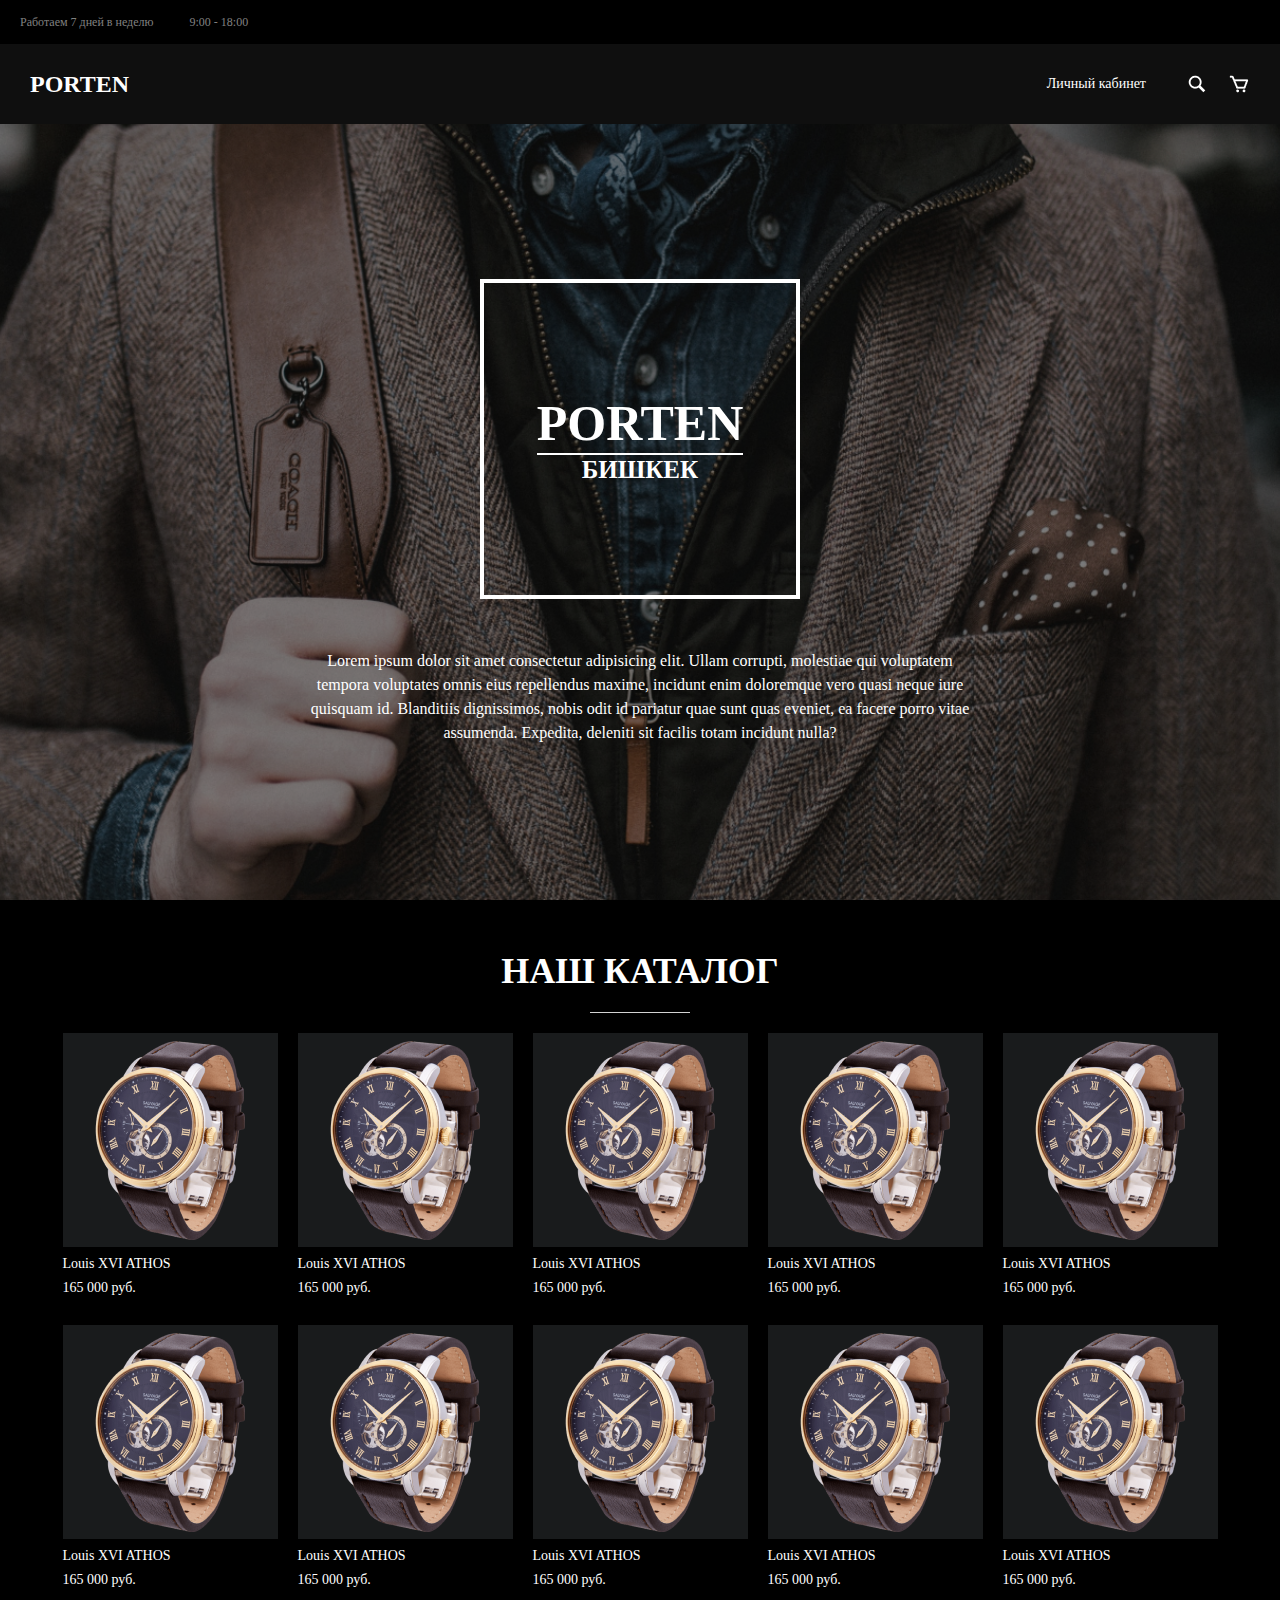
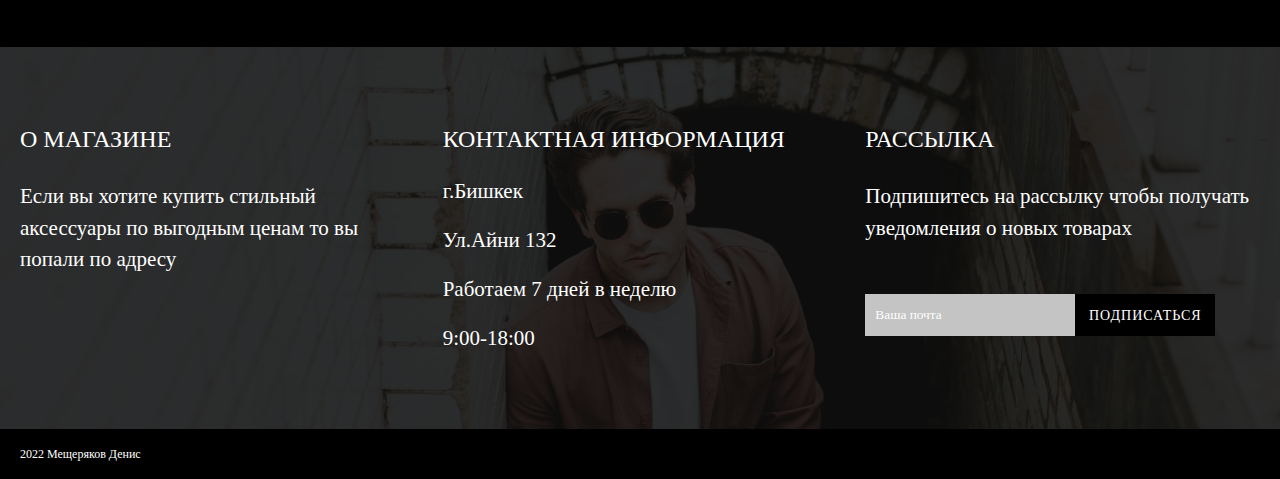
<file: catalog.html>
<!DOCTYPE html>
<html lang="en">

<head>
    <meta charset="UTF-8">
    <meta http-equiv="X-UA-Compatible" content="IE=edge">
    <meta name="viewport" content="width=device-width, initial-scale=1.0">
    <title>Man-Style</title>
    <link rel="stylesheet" href="./css/reset.css">
    <link rel="stylesheet" href="./css/style.css">
</head>

<body>
    <div class="wrapper">
        <header class="header-top ">
            <div class="header-top__container _container">
                <div class="header-top__body">
                    <div class="header-top__info">
                        <div class="header-top__schedule">Работаем 7 дней в неделю</div>
                        <div class="header-top__time">9:00 - 18:00</div>
                    </div>
                </div>
            </div>
        </header>
        <header class="header">
            <div class="header__wrapper">
                <div class="header__container _container">
                    <div class="header__body">
                        <a href="./index.html" class="header__logo">Porten</a>
                        <div class="header__main">
                            <div class="header__menu menu">
                                <nav class="menu__body">
                                    <div class="menu__item">Личный кабинет</div>
                                </nav>
                            </div>
                            <div class="header__search">
                                <img src="img/icons/gridicons_search.png" alt="">
                            </div>
                            <div class="header__cart">
                                <img src="img/icons/bx_bx-cart.png" alt="">
                            </div>
                            <button class="icon-menu" type="button">
                                <span></span>
                                <span></span>
                                <span></span>
                            </button>
                        </div>
                    </div>
                </div>
            </div>
        </header>

        <main class="page">
            <section class="main">
                <div class="main__container">
                    <div class="main__body">
                        <div class="main__logo">
                            <div class="main__title">Porten</div>
                            <div class="main__sub-title">Бишкек</div>
                        </div>
                        <div class="main__text">
                            Lorem ipsum dolor sit amet consectetur adipisicing elit. Ullam corrupti, molestiae qui
                            voluptatem tempora voluptates omnis eius repellendus maxime, incidunt enim doloremque vero
                            quasi neque iure quisquam id. Blanditiis dignissimos, nobis odit id pariatur quae sunt quas
                            eveniet, ea facere porro vitae assumenda. Expedita, deleniti sit facilis totam incidunt
                            nulla?
                        </div>
                    </div>
                </div>
            </section>
            <section class="season">
                <div class="season__products">
                    <div class="products__title _title">Наш каталог</div>
                    <div class="products__items">
                        <div class="products__item">
                            <div class="item__image">
                                <img src="img/season/62050 1.png" alt="Item">
                            </div>
                            <div class="item__title">Louis XVI ATHOS</div>
                            <div class="item__price">165 000 руб.</div>
                        </div>
                        <div class="products__item">
                            <div class="item__image">
                                <img src="img/season/62050 1.png" alt="Item">
                            </div>
                            <div class="item__title">Louis XVI ATHOS</div>
                            <div class="item__price">165 000 руб.</div>
                        </div>
                        <div class="products__item">
                            <div class="item__image">
                                <img src="img/season/62050 1.png" alt="Item">
                            </div>
                            <div class="item__title">Louis XVI ATHOS</div>
                            <div class="item__price">165 000 руб.</div>
                        </div>
                        <div class="products__item">
                            <div class="item__image">
                                <img src="img/season/62050 1.png" alt="Item">
                            </div>
                            <div class="item__title">Louis XVI ATHOS</div>
                            <div class="item__price">165 000 руб.</div>
                        </div>
                        <div class="products__item">
                            <div class="item__image">
                                <img src="img/season/62050 1.png" alt="Item">
                            </div>
                            <div class="item__title">Louis XVI ATHOS</div>
                            <div class="item__price">165 000 руб.</div>
                        </div>
                        <div class="products__item">
                            <div class="item__image">
                                <img src="img/season/62050 1.png" alt="Item">
                            </div>
                            <div class="item__title">Louis XVI ATHOS</div>
                            <div class="item__price">165 000 руб.</div>
                        </div>
                        <div class="products__item">
                            <div class="item__image">
                                <img src="img/season/62050 1.png" alt="Item">
                            </div>
                            <div class="item__title">Louis XVI ATHOS</div>
                            <div class="item__price">165 000 руб.</div>
                        </div>
                        <div class="products__item">
                            <div class="item__image">
                                <img src="img/season/62050 1.png" alt="Item">
                            </div>
                            <div class="item__title">Louis XVI ATHOS</div>
                            <div class="item__price">165 000 руб.</div>
                        </div>
                        <div class="products__item">
                            <div class="item__image">
                                <img src="img/season/62050 1.png" alt="Item">
                            </div>
                            <div class="item__title">Louis XVI ATHOS</div>
                            <div class="item__price">165 000 руб.</div>
                        </div>
                        <div class="products__item">
                            <div class="item__image">
                                <img src="img/season/62050 1.png" alt="Item">
                            </div>
                            <div class="item__title">Louis XVI ATHOS</div>
                            <div class="item__price">165 000 руб.</div>
                        </div>
                    </div>
                </div>
            </section>
            <section class="about">
                <div class="about__container _container">
                    <div class="about__body">
                        <div class="about__info info">
                            <div class="info__title title">О магазине</div>
                            <div class="info__text text">Если вы хотите купить стильный аксессуары
                                по выгодным ценам то вы попали по адресу</div>
                        </div>
                        <div class="about__contacts">
                            <div class="categories__contacts title">Контактная информация</div>
                            <div class="contacts__items">
                                <div class="contacts__item">г.Бишкек</div>
                                <div class="contacts__item">Ул.Айни 132</div>
                                <div class="contacts__item">Работаем 7 дней в неделю</div>
                                <div class="contacts__item">9:00-18:00</div>
                            </div>
                        </div>
                        <div class="about__keep-in-touch">
                            <div class="keep-in-touch__title title">Рассылка</div>
                            <div class="keep-in-touch__text text">Подпишитесь на рассылку чтобы получать
                                уведомления о новых товарах</div>
                            <div class="keep-in-touch__form form">
                                <input type="text" class="form__input" placeholder="Ваша почта">
                                <button class="form__submit">Подписаться</button>
                            </div>
                        </div>
                    </div>
                </div>
            </section>
        </main>
        <footer class="footer">
            <div class="footer__container _container">
                <div class="footer__body">
                    <div class="footer__rights">2022 Мещеряков Денис</div>
                </div>
            </div>
        </footer>
    </div>

    <script src="./js/jquery-3.6.0.min.js"></script>
    <script src="./js/script.js"></script>
</body>

</html>
</file>
<file: css/style.css>
body {
  font-family: "PT SAns";
  color: #fff;
  background-color: black;
}

.title,
._title {
  font-family: "Playfair Display";
}

._container {
  max-width: 1270px;
  margin: 0 auto;
  padding: 0px 10px;
}

@media (min-width: 991.98px) {
  ._container {
    padding: 0px 15px;
  }
}

.btn {
  display: -webkit-inline-box;
  display: -ms-inline-flexbox;
  display: inline-flex;
  -webkit-box-pack: center;
      -ms-flex-pack: center;
          justify-content: center;
  -webkit-box-align: center;
      -ms-flex-align: center;
          align-items: center;
  padding: 0px 15px;
  text-align: center;
  -webkit-transition: all 0.3s ease 0s;
  transition: all 0.3s ease 0s;
  min-height: 48px;
  background-color: transparent;
  border: 1px solid white;
  color: white;
  text-transform: uppercase;
}

@media (any-hover: hover) {
  .btn:hover {
    background-color: white;
    color: black;
  }
}

._title {
  font-weight: 700;
  line-height: 120%;
  text-align: center;
  text-transform: uppercase;
  font-size: 36px;
  padding: 50px 0px 20px 0px;
  position: relative;
}

._title::before {
  content: "";
  position: absolute;
  bottom: 0;
  left: 50%;
  width: 100px;
  height: 1px;
  background-color: lightgray;
  -webkit-transform: translateX(-50%);
          transform: translateX(-50%);
}

a {
  color: inherit;
}

@media (max-width: 991.98px) {
  .header-top {
    display: none;
  }
}

.header-top__body {
  display: -webkit-box;
  display: -ms-flexbox;
  display: flex;
  -webkit-box-pack: justify;
      -ms-flex-pack: justify;
          justify-content: space-between;
  -webkit-box-align: center;
      -ms-flex-align: center;
          align-items: center;
  font-size: 12px;
  color: gray;
  height: 44px;
}

.header-top__info {
  display: -webkit-box;
  display: -ms-flexbox;
  display: flex;
  -webkit-box-pack: center;
      -ms-flex-pack: center;
          justify-content: center;
  -webkit-box-align: center;
      -ms-flex-align: center;
          align-items: center;
  gap: 3em;
}

.header-top__phone {
  display: -webkit-box;
  display: -ms-flexbox;
  display: flex;
  -webkit-box-pack: center;
      -ms-flex-pack: center;
          justify-content: center;
  -webkit-box-align: center;
      -ms-flex-align: center;
          align-items: center;
}

.wrapper-fixed .header .header__wrapper {
  top: 0;
  background-color: rgba(0, 0, 0, 0.7);
  -webkit-box-shadow: 5px 2px 5px rgba(0, 0, 0, 0.9);
          box-shadow: 5px 2px 5px rgba(0, 0, 0, 0.9);
}

.header {
  position: absolute;
  top: 0;
  left: 0;
  width: 100%;
}

@media (min-width: 991.98px) {
  .header {
    top: 44px;
  }
}

.header .header__wrapper {
  position: fixed;
  top: 0;
  left: 0;
  width: 100%;
  z-index: 50;
  background-color: #0f0f0f;
  -webkit-transition: background-color 0.3s ease 0s;
  transition: background-color 0.3s ease 0s;
  -webkit-transition: -webkit-box-shadow 0.5s ease;
  transition: -webkit-box-shadow 0.5s ease;
  transition: box-shadow 0.5s ease;
  transition: box-shadow 0.5s ease, -webkit-box-shadow 0.5s ease;
  -webkit-transition: top 0.3s ease;
  transition: top 0.3s ease;
}

@media (min-width: 991.98px) {
  .header .header__wrapper {
    top: 44px;
  }
}

.header .header__body {
  display: -webkit-box;
  display: -ms-flexbox;
  display: flex;
  -webkit-box-align: center;
      -ms-flex-align: center;
          align-items: center;
  height: 80px;
  -webkit-box-pack: justify;
      -ms-flex-pack: justify;
          justify-content: space-between;
  position: relative;
  padding: 0px 10px;
}

@media (max-width: 774.98px) {
  .header .header__body {
    height: 50px;
  }
}

.header .header__main {
  display: -webkit-box;
  display: -ms-flexbox;
  display: flex;
  -webkit-box-pack: center;
      -ms-flex-pack: center;
          justify-content: center;
  -webkit-box-align: center;
      -ms-flex-align: center;
          align-items: center;
  gap: 20px;
  height: 100%;
}

.header .header__logo {
  text-transform: uppercase;
  font-weight: 700;
  font-size: 24px;
  line-height: 120.83333%;
  position: relative;
  z-index: 7;
  -webkit-transition: all 0.3s ease;
  transition: all 0.3s ease;
}

@media (any-hover: hover) {
  .header .header__logo:hover {
    -webkit-transform: scale(1.1);
            transform: scale(1.1);
  }
}

@media (any-hover: hover) {
  .header .header__search {
    -webkit-transition: all 0.3s ease;
    transition: all 0.3s ease;
  }
  .header .header__search:hover {
    -webkit-transform: scale(1.5);
            transform: scale(1.5);
  }
}

@media (any-hover: hover) {
  .header .header__cart {
    -webkit-transition: all 0.3s ease;
    transition: all 0.3s ease;
  }
  .header .header__cart:hover {
    -webkit-transform: scale(1.5);
            transform: scale(1.5);
  }
}

.menu {
  height: 100%;
}

.menu .menu__item {
  display: -webkit-box;
  display: -ms-flexbox;
  display: flex;
  -webkit-box-pack: center;
      -ms-flex-pack: center;
          justify-content: center;
  -webkit-box-align: center;
      -ms-flex-align: center;
          align-items: center;
  height: 100%;
  -webkit-transition: background-color 0.3s ease;
  transition: background-color 0.3s ease;
  padding: 20px;
}

@media (any-hover: hover) {
  .menu .menu__item:hover {
    background-color: #1f1f1f;
  }
}

@media (max-width: 774.98px) {
  .menu .menu__item {
    height: auto;
  }
}

.menu .menu__body {
  display: -webkit-box;
  display: -ms-flexbox;
  display: flex;
  -webkit-box-pack: center;
      -ms-flex-pack: center;
          justify-content: center;
  -webkit-box-align: center;
      -ms-flex-align: center;
          align-items: center;
  gap: 2em;
  height: 100%;
}

@media (max-width: 774.98px) {
  .menu .menu__body {
    -webkit-box-orient: vertical;
    -webkit-box-direction: normal;
        -ms-flex-direction: column;
            flex-direction: column;
    position: fixed;
    width: 100%;
    height: 100%;
    overflow: auto;
    top: 0;
    left: -100%;
    background-color: #0f0f0f;
    -webkit-transition: left 0.3s ease 0s;
    transition: left 0.3s ease 0s;
    padding: 70px 15px 30px 15px;
  }
  .menu .menu__body::before {
    content: "";
    position: fixed;
    width: 100%;
    height: 50px;
    top: 0;
    left: -100%;
    -webkit-transition: left 0.3s ease 0s;
    transition: left 0.3s ease 0s;
    background-color: #0f0f0f;
    z-index: 2;
  }
  .menu .menu__body._active {
    left: 0;
    z-index: 6;
  }
  .menu .menu__body._active::before {
    left: 0;
  }
}

.icon-menu {
  display: none;
}

@media (max-width: 774.98px) {
  .icon-menu {
    display: -webkit-box;
    display: -ms-flexbox;
    display: flex;
    position: relative;
    height: 20px;
    width: 30px;
    cursor: pointer;
    z-index: 7;
    background-color: inherit;
  }
  .icon-menu span {
    -webkit-transition: all 0.3s ease 0s;
    transition: all 0.3s ease 0s;
    top: calc(50% - 1px);
    left: 0px;
    position: absolute;
    width: 100%;
    height: 2px;
    background-color: #fff;
  }
  .icon-menu span:first-child {
    top: 0px;
  }
  .icon-menu span:last-child {
    top: auto;
    bottom: 0px;
  }
  .icon-menu._active span {
    -webkit-transform: scale(0);
            transform: scale(0);
  }
  .icon-menu._active span:first-child {
    -webkit-transform: rotate(-45deg);
            transform: rotate(-45deg);
    top: 12px;
  }
  .icon-menu._active span:last-child {
    -webkit-transform: rotate(45deg);
            transform: rotate(45deg);
    top: 12px;
  }
}

.main {
  display: -webkit-box;
  display: -ms-flexbox;
  display: flex;
  -webkit-box-pack: center;
      -ms-flex-pack: center;
          justify-content: center;
  -webkit-box-align: center;
      -ms-flex-align: center;
          align-items: center;
  background: url("../img/main/main.png");
  background-repeat: no-repeat;
  background-size: cover;
  background-position: center center;
  width: 100%;
  min-height: calc(100vh);
  padding: 50px 0px 0px 0px;
}

@media (min-width: 991.98px) {
  .main {
    min-height: calc(100vh - 44px);
    padding: 80px 0px 0px 0px;
  }
}

.main__container {
  max-width: 700px;
  height: 100%;
  margin: 0 auto;
  padding: 0px 15px;
}

.main__body {
  display: -webkit-box;
  display: -ms-flexbox;
  display: flex;
  -webkit-box-orient: vertical;
  -webkit-box-direction: normal;
      -ms-flex-direction: column;
          flex-direction: column;
  -webkit-box-pack: center;
      -ms-flex-pack: center;
          justify-content: center;
  -webkit-box-align: center;
      -ms-flex-align: center;
          align-items: center;
  height: 100%;
}

.main__logo {
  display: -webkit-box;
  display: -ms-flexbox;
  display: flex;
  -webkit-box-pack: center;
      -ms-flex-pack: center;
          justify-content: center;
  -webkit-box-align: center;
      -ms-flex-align: center;
          align-items: center;
  -webkit-box-orient: vertical;
  -webkit-box-direction: normal;
      -ms-flex-direction: column;
          flex-direction: column;
  height: 220px;
  width: 220px;
  text-transform: uppercase;
  border: 4px solid white;
  -webkit-transition: all 0.3s ease;
  transition: all 0.3s ease;
}

@media (min-width: 320px) {
  .main__logo {
    height: 250px;
    width: 250px;
  }
}

@media (min-width: 774.98px) {
  .main__logo {
    height: 320px;
    width: 320px;
  }
}

@media (any-hover: hover) {
  .main__logo:hover {
    background-color: white;
    color: black;
  }
}

.main__title, .main__sub-title {
  font-weight: 700;
  font-size: 25px;
  line-height: 120%;
  text-align: center;
}

.main__title {
  font-size: 50px;
  border-bottom: 2px solid white;
}

.main__text {
  font-size: 16px;
  line-height: 150%;
  margin: 50px 0px 0px 0px;
  text-align: center;
}

.season {
  display: -webkit-box;
  display: -ms-flexbox;
  display: flex;
  -webkit-box-pack: center;
      -ms-flex-pack: center;
          justify-content: center;
  -webkit-box-align: center;
      -ms-flex-align: center;
          align-items: center;
  -webkit-box-orient: vertical;
  -webkit-box-direction: normal;
      -ms-flex-direction: column;
          flex-direction: column;
}

@media (min-width: 991.98px) {
  .season {
    -webkit-box-orient: horizontal;
    -webkit-box-direction: normal;
        -ms-flex-direction: row;
            flex-direction: row;
  }
}

.season__products {
  -webkit-box-flex: 1.1;
      -ms-flex: 1.1 auto;
          flex: 1.1 auto;
}

.season__collection {
  display: -webkit-box;
  display: -ms-flexbox;
  display: flex;
  -webkit-box-pack: end;
      -ms-flex-pack: end;
          justify-content: flex-end;
  -webkit-box-align: center;
      -ms-flex-align: center;
          align-items: center;
  -webkit-box-orient: vertical;
  -webkit-box-direction: normal;
      -ms-flex-direction: column;
          flex-direction: column;
  background-image: url(../img/season/collection.png);
  background-repeat: no-repeat;
  background-size: cover;
  background-position: center center;
  -webkit-box-flex: 1;
      -ms-flex: 1 500px;
          flex: 1 500px;
  height: 800px;
  width: 100%;
  padding: 0px 0px 100px 0px;
}

.products__title {
  font-size: 36px;
  padding: 50px 0px 20px 0px;
  text-transform: uppercase;
  position: relative;
}

.products__title::before {
  content: "";
  position: absolute;
  bottom: 0;
  left: 50%;
  width: 100px;
  height: 1px;
  background-color: lightgray;
  -webkit-transform: translateX(-50%);
          transform: translateX(-50%);
}

.products__items {
  display: -webkit-box;
  display: -ms-flexbox;
  display: flex;
  -webkit-box-pack: center;
      -ms-flex-pack: center;
          justify-content: center;
  -webkit-box-align: center;
      -ms-flex-align: center;
          align-items: center;
  -ms-flex-wrap: wrap;
      flex-wrap: wrap;
  margin: 20px;
  gap: 1em;
  max-width: 1200px;
  margin: 0 auto;
}

@media (min-width: 991.98px) {
  .products__items {
    -ms-flex-wrap: nowrap;
        flex-wrap: nowrap;
  }
}

.item__image {
  background-color: #191b1c;
  -webkit-transition: background-color 0.3s ease;
  transition: background-color 0.3s ease;
}

.item__image img {
  -webkit-transition: -webkit-transform 0.5s ease;
  transition: -webkit-transform 0.5s ease;
  transition: transform 0.5s ease;
  transition: transform 0.5s ease, -webkit-transform 0.5s ease;
}

@media (any-hover: hover) {
  .item__image:hover {
    background-color: white;
  }
  .item__image img:hover {
    -webkit-transform: scale(1.05);
            transform: scale(1.05);
  }
}

.item__title {
  font-family: "Post No Bills Jaffna";
  padding: 10px 0px;
}

.item__price {
  font-family: "Post No Bills Jaffna";
}

.collection_title {
  font-size: 36px;
  padding: 0px 0px 10px 0px;
  text-transform: uppercase;
  position: relative;
}

.collection_title::before {
  content: "";
  position: absolute;
  bottom: 0;
  left: 50%;
  width: 120px;
  height: 1px;
  background-color: lightgray;
  -webkit-transform: translateX(-50%);
          transform: translateX(-50%);
}

.collection__button {
  width: 311px;
  font-size: 18px;
  margin: 20px 0px 0px 0px;
  letter-spacing: 5px;
}

.release {
  display: -webkit-box;
  display: -ms-flexbox;
  display: flex;
  -webkit-box-pack: center;
      -ms-flex-pack: center;
          justify-content: center;
  -webkit-box-align: center;
      -ms-flex-align: center;
          align-items: center;
  -webkit-box-orient: vertical;
  -webkit-box-direction: reverse;
      -ms-flex-direction: column-reverse;
          flex-direction: column-reverse;
}

@media (min-width: 991.98px) {
  .release {
    -webkit-box-orient: horizontal;
    -webkit-box-direction: normal;
        -ms-flex-direction: row;
            flex-direction: row;
  }
}

.release__logo {
  background-image: url(../img/season/collection2.png);
  background-repeat: no-repeat;
  background-size: cover;
  height: 600px;
  -webkit-box-flex: 1;
      -ms-flex: 1 400px;
          flex: 1 400px;
  width: 100%;
  padding: 0px 0px 100px 0px;
}

@media (min-width: 991.98px) {
  .release__logo {
    -webkit-box-flex: 1;
        -ms-flex: 1;
            flex: 1;
  }
}

.release__collection-2 {
  display: -webkit-box;
  display: -ms-flexbox;
  display: flex;
  -webkit-box-pack: center;
      -ms-flex-pack: center;
          justify-content: center;
  -webkit-box-align: center;
      -ms-flex-align: center;
          align-items: center;
  -webkit-box-orient: vertical;
  -webkit-box-direction: normal;
      -ms-flex-direction: column;
          flex-direction: column;
  -webkit-box-flex: 1.1;
      -ms-flex: 1.1;
          flex: 1.1;
}

.collection-2__text {
  max-width: 470px;
  padding: 50px 10px;
  font-size: 14px;
  line-height: 150%;
  text-align: center;
}

.collection-2__button {
  margin: 10px 0px 50px 0px;
  max-width: 311px;
  font-size: 18px;
}

.products__items {
  -ms-flex-wrap: wrap;
      flex-wrap: wrap;
  gap: 20px;
  padding: 20px 0px 50px 0px;
}

.products__item {
  padding: 0px 0px 10px 0px;
}

.brends {
  background-color: #0f0f0f;
}

.brends__items {
  display: -webkit-box;
  display: -ms-flexbox;
  display: flex;
  -webkit-box-pack: center;
      -ms-flex-pack: center;
          justify-content: center;
  -webkit-box-align: center;
      -ms-flex-align: center;
          align-items: center;
  -ms-flex-wrap: wrap;
      flex-wrap: wrap;
  padding: 20px 0px 50px 0px;
  gap: 1em;
}

@media (any-hover: hover) {
  .brends__item {
    -webkit-transition: all 0.3s ease;
    transition: all 0.3s ease;
    -webkit-transform: translateY(0);
            transform: translateY(0);
  }
  .brends__item:hover {
    -webkit-transform: translateY(-10px);
            transform: translateY(-10px);
  }
}

.about {
  background: url("../img/about/about.png");
  background-repeat: no-repeat;
  background-size: cover;
  background-position: center center;
}

.about__body {
  display: -webkit-box;
  display: -ms-flexbox;
  display: flex;
  -webkit-box-pack: center;
      -ms-flex-pack: center;
          justify-content: center;
  -webkit-box-align: center;
      -ms-flex-align: center;
          align-items: center;
  -webkit-box-orient: vertical;
  -webkit-box-direction: normal;
      -ms-flex-direction: column;
          flex-direction: column;
  -ms-flex-wrap: wrap;
      flex-wrap: wrap;
  padding: 80px 0px 80px 0px;
  gap: 2em;
}

.about__body > div {
  -webkit-box-flex: 1;
      -ms-flex: 1;
          flex: 1;
}

@media (min-width: 991.98px) {
  .about__body {
    -webkit-box-orient: horizontal;
    -webkit-box-direction: normal;
        -ms-flex-direction: row;
            flex-direction: row;
    -webkit-box-align: start;
        -ms-flex-align: start;
            align-items: flex-start;
  }
}

.title {
  font-size: 24px;
  text-transform: uppercase;
  padding: 0px 0px 30px 0px;
}

@media (max-width: 991.98px) {
  .title {
    text-align: center;
  }
}

.text {
  font-size: 1.5em;
  line-height: 150%;
}

@media (max-width: 991.98px) {
  .text {
    text-align: center;
    padding: 0px 0px 50px 0px;
  }
}

.contacts__items {
  display: -webkit-box;
  display: -ms-flexbox;
  display: flex;
  -webkit-box-align: start;
      -ms-flex-align: start;
          align-items: flex-start;
  -webkit-box-orient: vertical;
  -webkit-box-direction: normal;
      -ms-flex-direction: column;
          flex-direction: column;
  -ms-flex-wrap: wrap;
      flex-wrap: wrap;
  gap: 2em;
}

@media (max-width: 991.98px) {
  .contacts__items {
    -webkit-box-pack: center;
        -ms-flex-pack: center;
            justify-content: center;
    padding: 0px 0px 50px 0px;
  }
}

.contacts__item {
  font-size: 1.5em;
}

@media (any-hover: hover) {
  .contacts__item {
    -webkit-transition: all 0.3s ease;
    transition: all 0.3s ease;
  }
  .contacts__item:hover {
    -webkit-transform: scale(1.2);
            transform: scale(1.2);
  }
}

@media (max-width: 991.98px) {
  .keep-in-touch__text {
    padding: 0px 0px 0px 0px;
  }
}

.form {
  display: -webkit-box;
  display: -ms-flexbox;
  display: flex;
  -webkit-box-pack: start;
      -ms-flex-pack: start;
          justify-content: flex-start;
  -webkit-box-align: end;
      -ms-flex-align: end;
          align-items: flex-end;
  padding: 50px 0px 0px 0px;
}

@media (max-width: 991.98px) {
  .form {
    -webkit-box-pack: center;
        -ms-flex-pack: center;
            justify-content: center;
  }
}

.form__input {
  width: 210px;
  height: 42px;
  padding: 10px;
  background-color: #c4c4c4;
  color: white;
}

.form__input::-webkit-input-placeholder {
  -webkit-transition: all 0.3s ease;
  transition: all 0.3s ease;
  color: white;
}

.form__input:-ms-input-placeholder {
  -webkit-transition: all 0.3s ease;
  transition: all 0.3s ease;
  color: white;
}

.form__input::-ms-input-placeholder {
  -webkit-transition: all 0.3s ease;
  transition: all 0.3s ease;
  color: white;
}

.form__input::placeholder {
  -webkit-transition: all 0.3s ease;
  transition: all 0.3s ease;
  color: white;
}

@media (any-hover: hover) {
  .form__input {
    -webkit-transition: all 0.3s ease;
    transition: all 0.3s ease;
  }
  .form__input:hover {
    background-color: white;
    color: black;
  }
  .form__input:hover::-webkit-input-placeholder {
    color: black;
  }
  .form__input:hover:-ms-input-placeholder {
    color: black;
  }
  .form__input:hover::-ms-input-placeholder {
    color: black;
  }
  .form__input:hover::placeholder {
    color: black;
  }
}

.form__submit {
  width: 140px;
  height: 42px;
  background-color: black;
  color: white;
  text-transform: uppercase;
  font-size: 14px;
  line-height: 150%;
  letter-spacing: 1px;
}

@media (any-hover: hover) {
  .form__submit {
    -webkit-transition: all 0.3s ease;
    transition: all 0.3s ease;
  }
  .form__submit:hover {
    background-color: #c4c4c4;
    color: black;
  }
}

.footer__body {
  display: -webkit-box;
  display: -ms-flexbox;
  display: flex;
  -webkit-box-pack: justify;
      -ms-flex-pack: justify;
          justify-content: space-between;
  -ms-flex-item-align: center;
      align-self: center;
  height: 50px;
}

.footer__rights {
  display: -webkit-box;
  display: -ms-flexbox;
  display: flex;
  -webkit-box-pack: center;
      -ms-flex-pack: center;
          justify-content: center;
  -webkit-box-align: center;
      -ms-flex-align: center;
          align-items: center;
  font-size: 12px;
}

.footer__author {
  display: -webkit-box;
  display: -ms-flexbox;
  display: flex;
  -webkit-box-pack: center;
      -ms-flex-pack: center;
          justify-content: center;
  -webkit-box-align: center;
      -ms-flex-align: center;
          align-items: center;
  font-size: 12px;
  text-decoration: underline;
}
</file>
